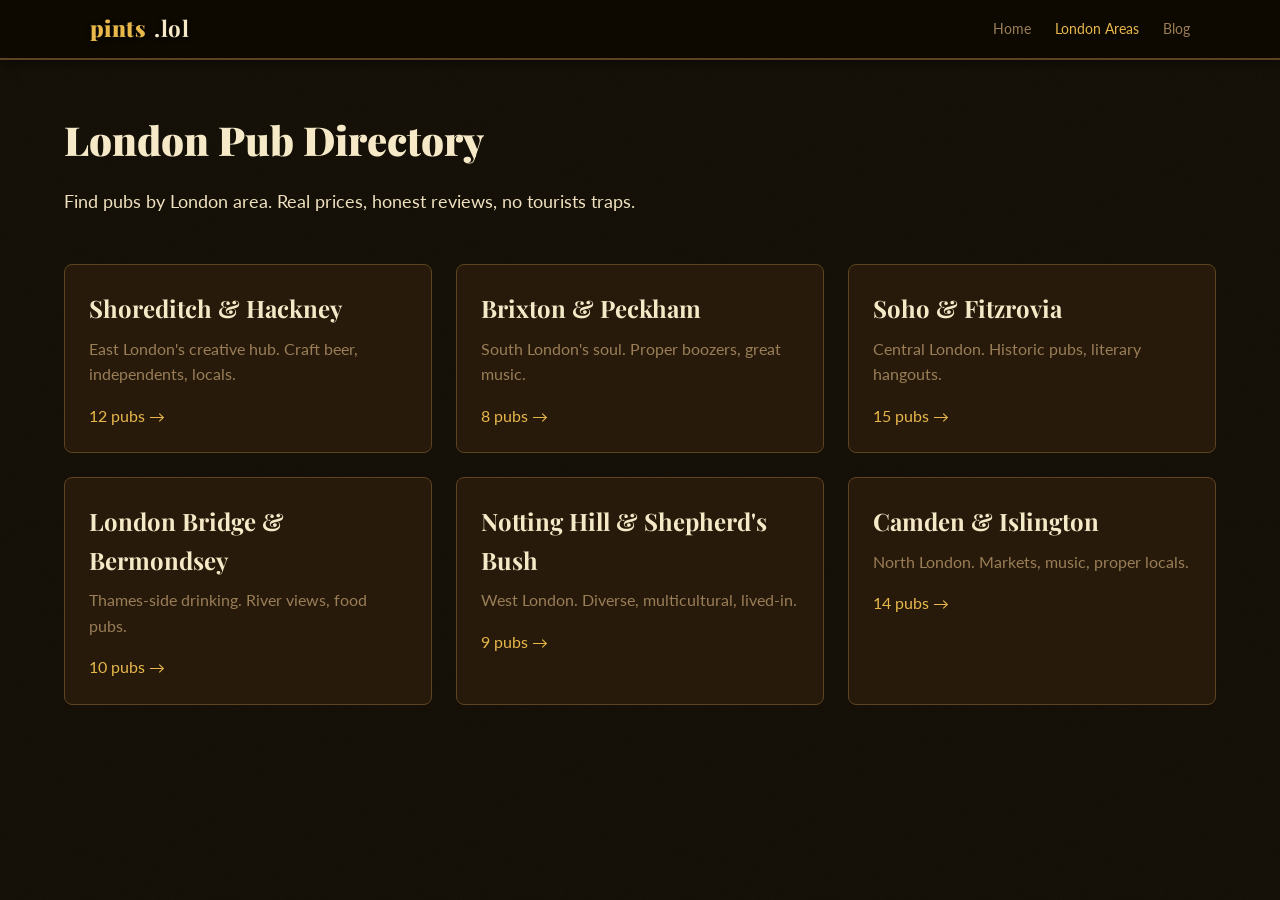
<file: london/index.html>
<!DOCTYPE html>
<html lang="en">
<head>
<!-- Google Analytics -->
<script async src="https://www.googletagmanager.com/gtag/js?id=G-HL64SH0FG5"></script>
<script>
  window.dataLayer = window.dataLayer || [];
  function gtag(){dataLayer.push(arguments);}
  gtag('js', new Date());
  gtag('config', 'G-HL64SH0FG5');
</script>
<!-- End Google Analytics -->
  <meta charset="UTF-8">
  <meta name="viewport" content="width=device-width, initial-scale=1.0">
  <title>London Pub Directory — Find Pubs by Area | pints.lol</title>
  <meta name="description" content="Find pubs in London by area. Real prices, honest reviews. Shoreditch, Hackney, Brixton, Peckham, Soho, and more.">
  <meta name="robots" content="index, follow">
  <meta name="canonical" content="https://pints.lol/london/">
  <link rel="stylesheet" href="../style.css">
</head>
<body>
  <header class="header">
    <div class="header-inner">
      <a href="/" class="logo">pints<span class="logo-tld">.lol</span></a>
      <nav class="header-nav">
        <a href="/" class="nav-link">Home</a>
        <a href="/london/" class="nav-link" style="color:var(--gold);">London Areas</a>
        <a href="/blog/" class="nav-link">Blog</a>
      </nav>
    </div>
  </header>

  <section style="max-width:1200px;margin:0 auto;padding:3rem 1.5rem;">
    <h1 style="font-family:var(--serif);font-size:2.5rem;font-weight:900;color:var(--cream);margin-bottom:1rem;">London Pub Directory</h1>
    <p style="color:var(--text-secondary);font-size:1.1rem;margin-bottom:3rem;">Find pubs by London area. Real prices, honest reviews, no tourists traps.</p>

    <div style="display:grid;grid-template-columns:repeat(auto-fit,minmax(280px,1fr));gap:1.5rem;">
      
      <a href="/london/shoreditch/" style="background:var(--surface2);border:1px solid var(--border2);padding:1.5rem;text-decoration:none;border-radius:8px;transition:transform 0.2s;">
        <h2 style="font-family:var(--serif);font-size:1.5rem;color:var(--cream);margin-bottom:0.5rem;">Shoreditch & Hackney</h2>
        <p style="color:var(--text-muted);">East London's creative hub. Craft beer, independents, locals.</p>
        <p style="color:var(--gold);margin-top:1rem;">12 pubs →</p>
      </a>

      <a href="/london/brixton/" style="background:var(--surface2);border:1px solid var(--border2);padding:1.5rem;text-decoration:none;border-radius:8px;">
        <h2 style="font-family:var(--serif);font-size:1.5rem;color:var(--cream);margin-bottom:0.5rem;">Brixton & Peckham</h2>
        <p style="color:var(--text-muted);">South London's soul. Proper boozers, great music.</p>
        <p style="color:var(--gold);margin-top:1rem;">8 pubs →</p>
      </a>

      <a href="/london/soho/" style="background:var(--surface2);border:1px solid var(--border2);padding:1.5rem;text-decoration:none;border-radius:8px;">
        <h2 style="font-family:var(--serif);font-size:1.5rem;color:var(--cream);margin-bottom:0.5rem;">Soho & Fitzrovia</h2>
        <p style="color:var(--text-muted);">Central London. Historic pubs, literary hangouts.</p>
        <p style="color:var(--gold);margin-top:1rem;">15 pubs →</p>
      </a>

      <a href="/london/london-bridge/" style="background:var(--surface2);border:1px solid var(--border2);padding:1.5rem;text-decoration:none;border-radius:8px;">
        <h2 style="font-family:var(--serif);font-size:1.5rem;color:var(--cream);margin-bottom:0.5rem;">London Bridge & Bermondsey</h2>
        <p style="color:var(--text-muted);">Thames-side drinking. River views, food pubs.</p>
        <p style="color:var(--gold);margin-top:1rem;">10 pubs →</p>
      </a>

      <a href="/london/notting-hill/" style="background:var(--surface2);border:1px solid var(--border2);padding:1.5rem;text-decoration:none;border-radius:8px;">
        <h2 style="font-family:var(--serif);font-size:1.5rem;color:var(--cream);margin-bottom:0.5rem;">Notting Hill & Shepherd's Bush</h2>
        <p style="color:var(--text-muted);">West London. Diverse, multicultural, lived-in.</p>
        <p style="color:var(--gold);margin-top:1rem;">9 pubs →</p>
      </a>

      <a href="/london/camden/" style="background:var(--surface2);border:1px solid var(--border2);padding:1.5rem;text-decoration:none;border-radius:8px;">
        <h2 style="font-family:var(--serif);font-size:1.5rem;color:var(--cream);margin-bottom:0.5rem;">Camden & Islington</h2>
        <p style="color:var(--text-muted);">North London. Markets, music, proper locals.</p>
        <p style="color:var(--gold);margin-top:1rem;">14 pubs →</p>
      </a>

    </div>
  </section>

  <!-- JSON-LD ItemList Schema -->
  <script type="application/ld+json">
  {
    "@context": "https://schema.org",
    "@type": "ItemList",
    "name": "London Pub Directory by Area",
    "description": "Find pubs in London organized by neighborhood area",
    "url": "https://pints.lol/london/",
    "itemListElement": [
      {"@type": "ListItem", "position": 1, "name": "Shoreditch & Hackney", "url": "https://pints.lol/london/shoreditch/"},
      {"@type": "ListItem", "position": 2, "name": "Brixton & Peckham", "url": "https://pints.lol/london/brixton/"},
      {"@type": "ListItem", "position": 3, "name": "Soho & Fitzrovia", "url": "https://pints.lol/london/soho/"},
      {"@type": "ListItem", "position": 4, "name": "London Bridge & Bermondsey", "url": "https://pints.lol/london/london-bridge/"},
      {"@type": "ListItem", "position": 5, "name": "Notting Hill & Shepherd's Bush", "url": "https://pints.lol/london/notting-hill/"},
      {"@type": "ListItem", "position": 6, "name": "Camden & Islington", "url": "https://pints.lol/london/camden/"}
    ]
  }
  </script>

  <script src="../script.js"></script>
</body>
</html>
</file>
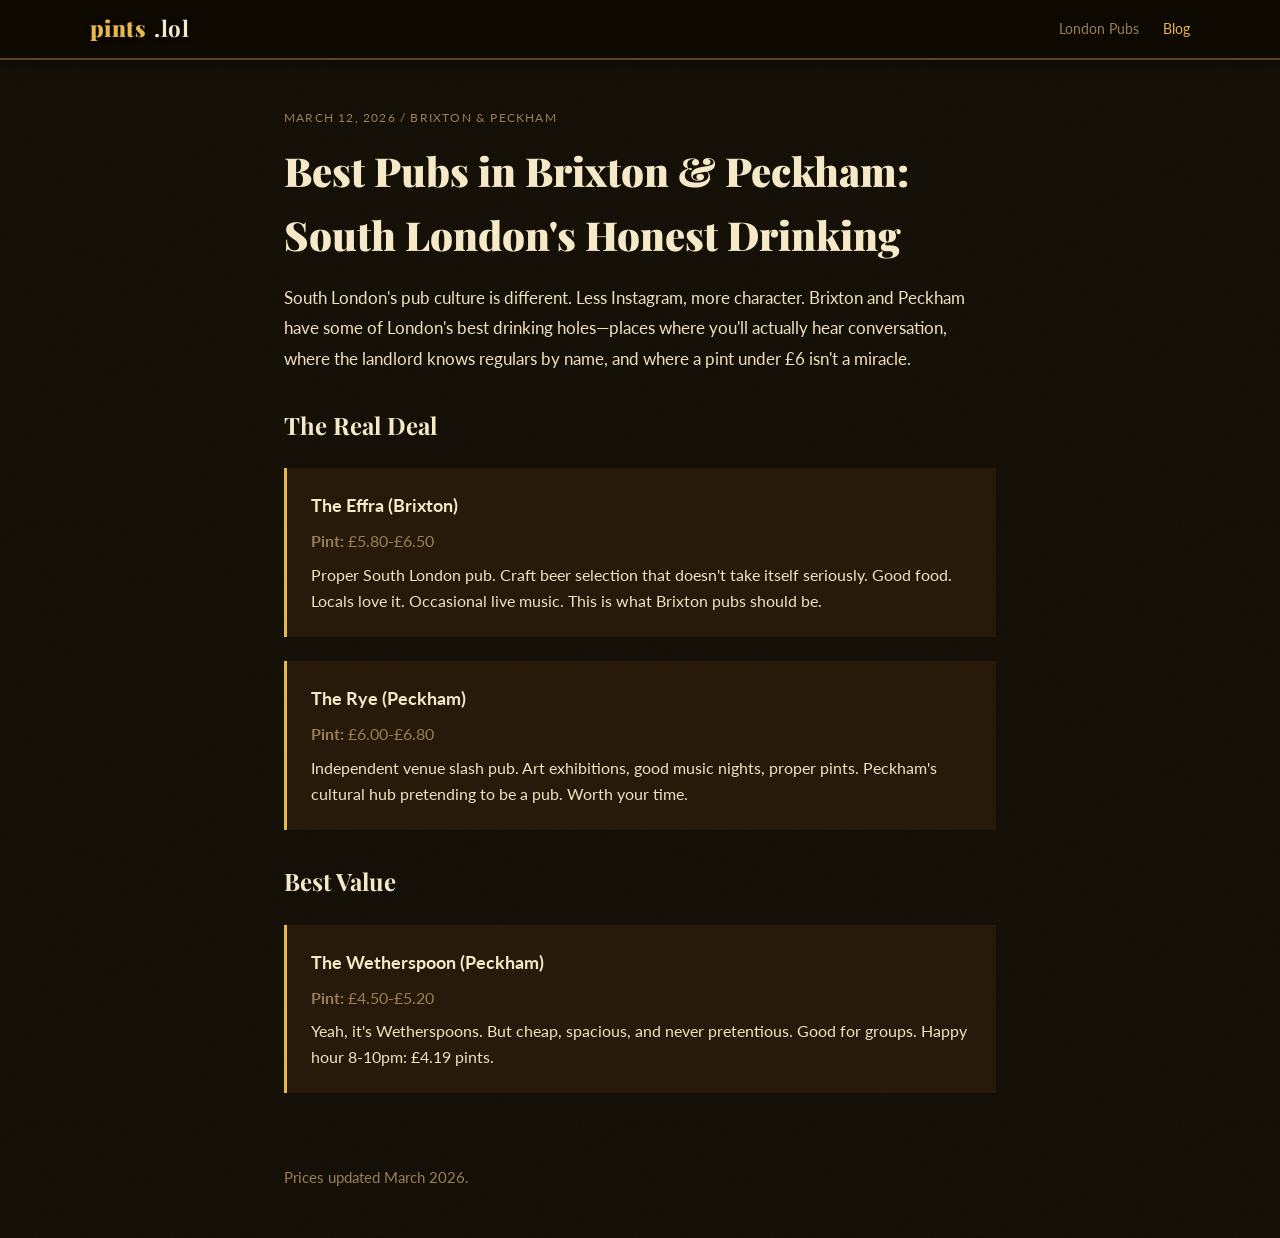
<file: blog/best-pubs-brixton-peckham-march-2026/index.html>
<!DOCTYPE html>
<html lang="en">
<head>
<!-- Google Analytics -->
<script async src="https://www.googletagmanager.com/gtag/js?id=G-HL64SH0FG5"></script>
<script>
  window.dataLayer = window.dataLayer || [];
  function gtag(){dataLayer.push(arguments);}
  gtag('js', new Date());
  gtag('config', 'G-HL64SH0FG5');
</script>
<!-- End Google Analytics -->
  <meta charset="UTF-8">
  <meta name="viewport" content="width=device-width, initial-scale=1.0">
  <title>Best Pubs in Brixton & Peckham | South London Drinking Guide</title>
  <meta name="description" content="Best pubs in Brixton and Peckham 2026. South London's drinking scene: old-school boozers, new openings, and honest prices. No chains, proper locals.">
  <link rel="stylesheet" href="../../style.css">
</head>
<body>
  <header class="header">
    <div class="header-inner">
      <a href="/" class="logo">pints<span class="logo-tld">.lol</span></a>
      <nav class="header-nav">
        <a href="/" class="nav-link">London Pubs</a>
        <a href="/blog/" class="nav-link" style="color:var(--gold);">Blog</a>
      </nav>
    </div>
  </header>

  <article style="max-width:760px;margin:0 auto;padding:3rem 1.5rem;">
    <div style="font-size:0.75rem;letter-spacing:0.1em;text-transform:uppercase;color:var(--text-muted);margin-bottom:0.75rem;">March 12, 2026 / Brixton & Peckham</div>
    
    <h1 style="font-family:var(--serif);font-size:2.5rem;font-weight:900;color:var(--cream);margin-bottom:1rem;">Best Pubs in Brixton & Peckham: South London's Honest Drinking</h1>
    
    <p style="color:var(--text-secondary);font-size:1.05rem;line-height:1.8;margin-bottom:2rem;">South London's pub culture is different. Less Instagram, more character. Brixton and Peckham have some of London's best drinking holes—places where you'll actually hear conversation, where the landlord knows regulars by name, and where a pint under £6 isn't a miracle.</p>

    <h2 style="font-family:var(--serif);font-size:1.5rem;color:var(--cream);margin-top:2rem;margin-bottom:1rem;">The Real Deal</h2>
    
    <div style="background:var(--surface2);border-left:3px solid var(--gold);padding:1.5rem;margin:1.5rem 0;">
      <h3 style="color:var(--cream);font-size:1.1rem;margin-bottom:0.5rem;">The Effra (Brixton)</h3>
      <p style="color:var(--text-muted);margin:0.5rem 0;"><strong>Pint:</strong> £5.80-£6.50</p>
      <p style="color:var(--text-secondary);line-height:1.6;">Proper South London pub. Craft beer selection that doesn't take itself seriously. Good food. Locals love it. Occasional live music. This is what Brixton pubs should be.</p>
    </div>

    <div style="background:var(--surface2);border-left:3px solid var(--gold);padding:1.5rem;margin:1.5rem 0;">
      <h3 style="color:var(--cream);font-size:1.1rem;margin-bottom:0.5rem;">The Rye (Peckham)</h3>
      <p style="color:var(--text-muted);margin:0.5rem 0;"><strong>Pint:</strong> £6.00-£6.80</p>
      <p style="color:var(--text-secondary);line-height:1.6;">Independent venue slash pub. Art exhibitions, good music nights, proper pints. Peckham's cultural hub pretending to be a pub. Worth your time.</p>
    </div>

    <h2 style="font-family:var(--serif);font-size:1.5rem;color:var(--cream);margin-top:2rem;margin-bottom:1rem;">Best Value</h2>

    <div style="background:var(--surface2);border-left:3px solid var(--gold);padding:1.5rem;margin:1.5rem 0;">
      <h3 style="color:var(--cream);font-size:1.1rem;margin-bottom:0.5rem;">The Wetherspoon (Peckham)</h3>
      <p style="color:var(--text-muted);margin:0.5rem 0;"><strong>Pint:</strong> £4.50-£5.20</p>
      <p style="color:var(--text-secondary);line-height:1.6;">Yeah, it's Wetherspoons. But cheap, spacious, and never pretentious. Good for groups. Happy hour 8-10pm: £4.19 pints.</p>
    </div>

    <p style="color:var(--text-muted);font-size:0.95rem;margin-top:3rem;padding-top:1.5rem;">Prices updated March 2026.</p>
  </article>

  <script src="../../script.js"></script>
</body>
</html>
</file>
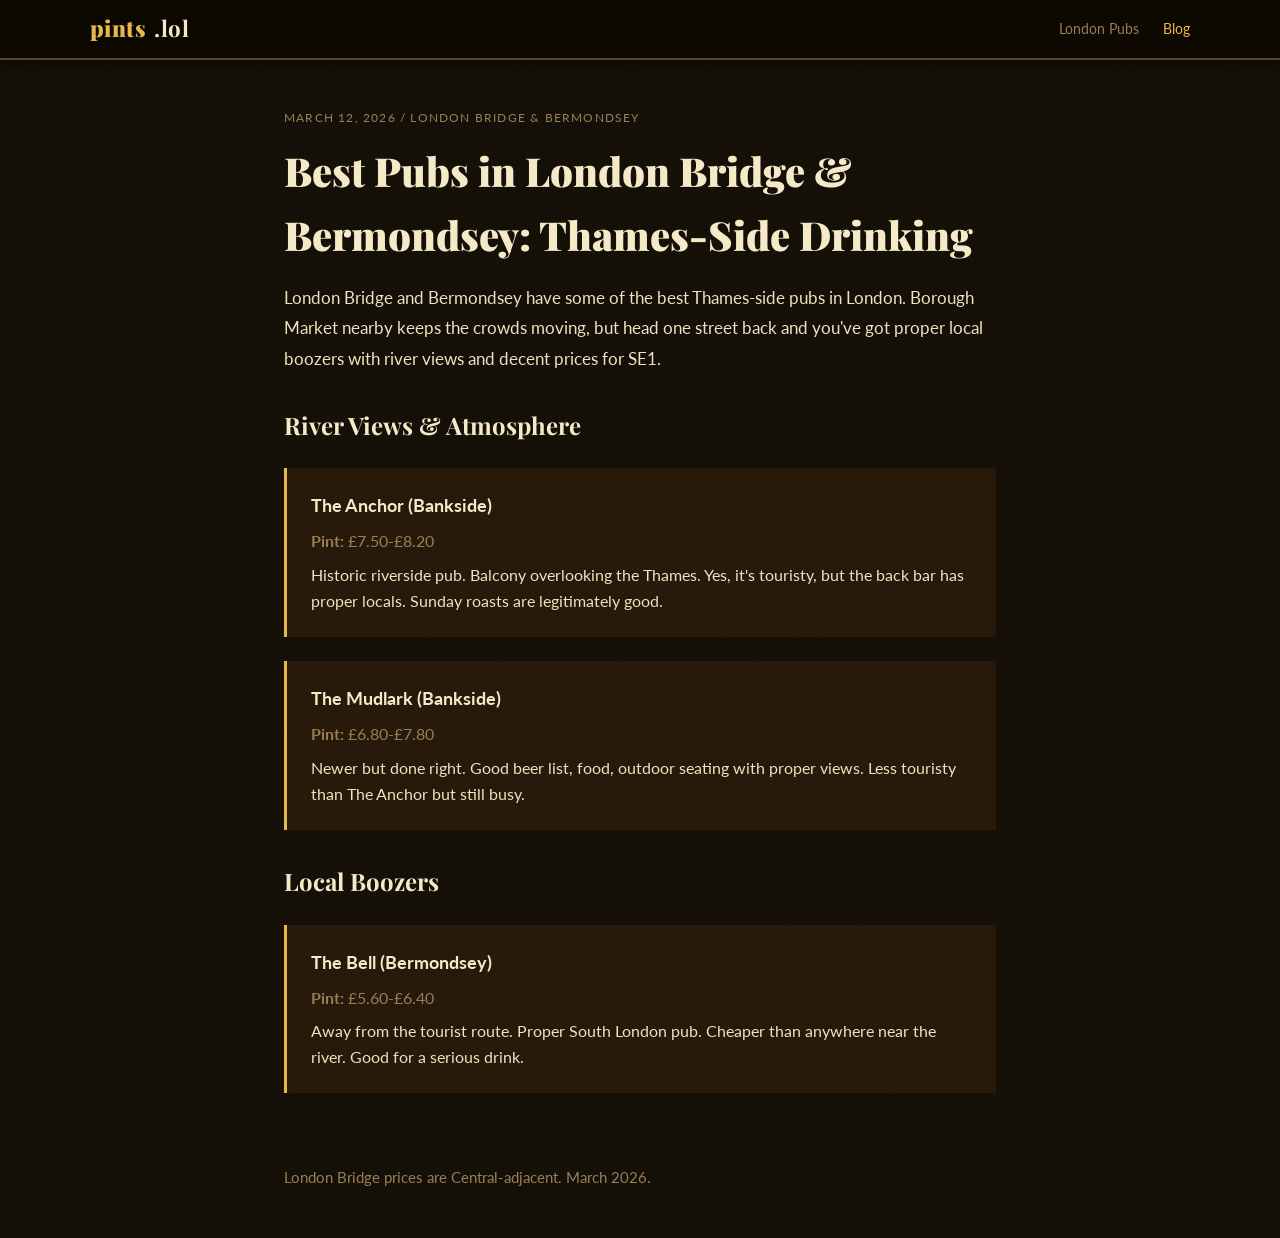
<file: blog/best-pubs-london-bridge-bermondsey-march-2026/index.html>
<!DOCTYPE html>
<html lang="en">
<head>
<!-- Google Analytics -->
<script async src="https://www.googletagmanager.com/gtag/js?id=G-HL64SH0FG5"></script>
<script>
  window.dataLayer = window.dataLayer || [];
  function gtag(){dataLayer.push(arguments);}
  gtag('js', new Date());
  gtag('config', 'G-HL64SH0FG5');
</script>
<!-- End Google Analytics -->
  <meta charset="UTF-8">
  <meta name="viewport" content="width=device-width, initial-scale=1.0">
  <title>Best Pubs in London Bridge & Bermondsey | Borough Market Nearby</title>
  <meta name="description" content="Best pubs near London Bridge and Bermondsey. South Bank pubs with Thames views, beer gardens, and food. SE1 drinking guide.">
  <link rel="stylesheet" href="../../style.css">
</head>
<body>
  <header class="header">
    <div class="header-inner">
      <a href="/" class="logo">pints<span class="logo-tld">.lol</span></a>
      <nav class="header-nav"><a href="/" class="nav-link">London Pubs</a><a href="/blog/" class="nav-link" style="color:var(--gold);">Blog</a></nav>
    </div>
  </header>
  <article style="max-width:760px;margin:0 auto;padding:3rem 1.5rem;">
    <div style="font-size:0.75rem;letter-spacing:0.1em;text-transform:uppercase;color:var(--text-muted);margin-bottom:0.75rem;">March 12, 2026 / London Bridge & Bermondsey</div>
    <h1 style="font-family:var(--serif);font-size:2.5rem;font-weight:900;color:var(--cream);margin-bottom:1rem;">Best Pubs in London Bridge & Bermondsey: Thames-Side Drinking</h1>
    <p style="color:var(--text-secondary);font-size:1.05rem;line-height:1.8;margin-bottom:2rem;">London Bridge and Bermondsey have some of the best Thames-side pubs in London. Borough Market nearby keeps the crowds moving, but head one street back and you've got proper local boozers with river views and decent prices for SE1.</p>
    <h2 style="font-family:var(--serif);font-size:1.5rem;color:var(--cream);margin-top:2rem;margin-bottom:1rem;">River Views & Atmosphere</h2>
    <div style="background:var(--surface2);border-left:3px solid var(--gold);padding:1.5rem;margin:1.5rem 0;">
      <h3 style="color:var(--cream);font-size:1.1rem;margin-bottom:0.5rem;">The Anchor (Bankside)</h3>
      <p style="color:var(--text-muted);margin:0.5rem 0;"><strong>Pint:</strong> £7.50-£8.20</p>
      <p style="color:var(--text-secondary);line-height:1.6;">Historic riverside pub. Balcony overlooking the Thames. Yes, it's touristy, but the back bar has proper locals. Sunday roasts are legitimately good.</p>
    </div>
    <div style="background:var(--surface2);border-left:3px solid var(--gold);padding:1.5rem;margin:1.5rem 0;">
      <h3 style="color:var(--cream);font-size:1.1rem;margin-bottom:0.5rem;">The Mudlark (Bankside)</h3>
      <p style="color:var(--text-muted);margin:0.5rem 0;"><strong>Pint:</strong> £6.80-£7.80</p>
      <p style="color:var(--text-secondary);line-height:1.6;">Newer but done right. Good beer list, food, outdoor seating with proper views. Less touristy than The Anchor but still busy.</p>
    </div>
    <h2 style="font-family:var(--serif);font-size:1.5rem;color:var(--cream);margin-top:2rem;margin-bottom:1rem;">Local Boozers</h2>
    <div style="background:var(--surface2);border-left:3px solid var(--gold);padding:1.5rem;margin:1.5rem 0;">
      <h3 style="color:var(--cream);font-size:1.1rem;margin-bottom:0.5rem;">The Bell (Bermondsey)</h3>
      <p style="color:var(--text-muted);margin:0.5rem 0;"><strong>Pint:</strong> £5.60-£6.40</p>
      <p style="color:var(--text-secondary);line-height:1.6;">Away from the tourist route. Proper South London pub. Cheaper than anywhere near the river. Good for a serious drink.</p>
    </div>
    <p style="color:var(--text-muted);font-size:0.95rem;margin-top:3rem;padding-top:1.5rem;">London Bridge prices are Central-adjacent. March 2026.</p>
  </article>
  <script src="../../script.js"></script>
</body>
</html>
</file>
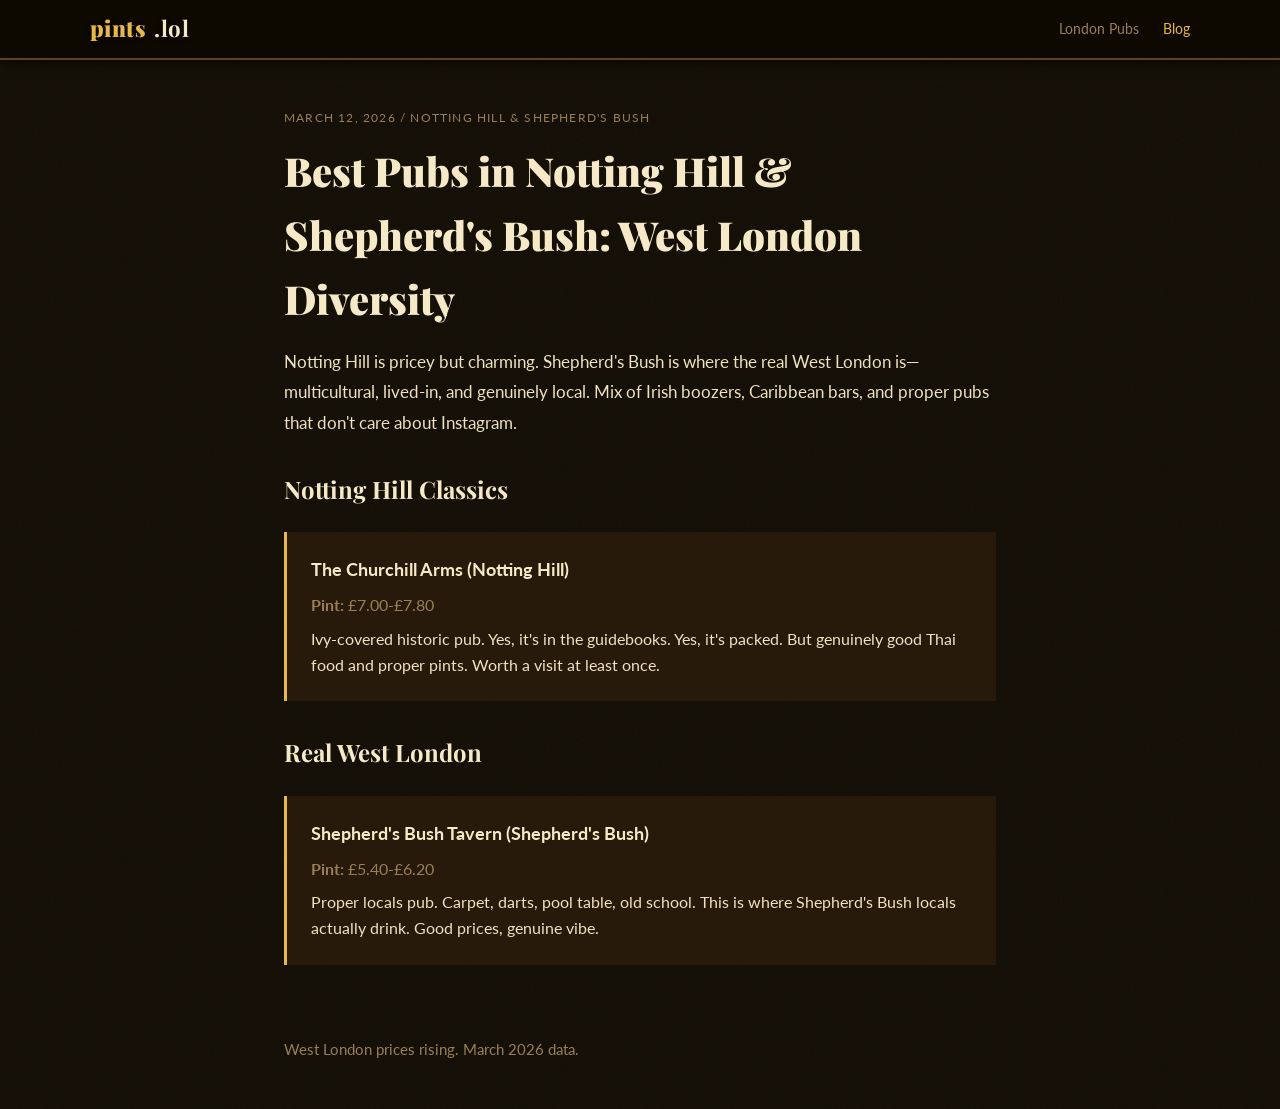
<file: blog/best-pubs-notting-hill-shepherds-bush-march-2026/index.html>
<!DOCTYPE html>
<html lang="en">
<head>
<!-- Google Analytics -->
<script async src="https://www.googletagmanager.com/gtag/js?id=G-HL64SH0FG5"></script>
<script>
  window.dataLayer = window.dataLayer || [];
  function gtag(){dataLayer.push(arguments);}
  gtag('js', new Date());
  gtag('config', 'G-HL64SH0FG5');
</script>
<!-- End Google Analytics -->
  <meta charset="UTF-8">
  <meta name="viewport" content="width=device-width, initial-scale=1.0">
  <title>Best Pubs in Notting Hill & Shepherd's Bush | West London Guide</title>
  <meta name="description" content="Best pubs in Notting Hill and Shepherd's Bush. West London's diverse drinking scene: carnival pubs, Irish bars, and proper locals. W11 & W12 drinking guide.">
  <link rel="stylesheet" href="../../style.css">
</head>
<body>
  <header class="header">
    <div class="header-inner">
      <a href="/" class="logo">pints<span class="logo-tld">.lol</span></a>
      <nav class="header-nav"><a href="/" class="nav-link">London Pubs</a><a href="/blog/" class="nav-link" style="color:var(--gold);">Blog</a></nav>
    </div>
  </header>
  <article style="max-width:760px;margin:0 auto;padding:3rem 1.5rem;">
    <div style="font-size:0.75rem;letter-spacing:0.1em;text-transform:uppercase;color:var(--text-muted);margin-bottom:0.75rem;">March 12, 2026 / Notting Hill & Shepherd's Bush</div>
    <h1 style="font-family:var(--serif);font-size:2.5rem;font-weight:900;color:var(--cream);margin-bottom:1rem;">Best Pubs in Notting Hill & Shepherd's Bush: West London Diversity</h1>
    <p style="color:var(--text-secondary);font-size:1.05rem;line-height:1.8;margin-bottom:2rem;">Notting Hill is pricey but charming. Shepherd's Bush is where the real West London is—multicultural, lived-in, and genuinely local. Mix of Irish boozers, Caribbean bars, and proper pubs that don't care about Instagram.</p>
    <h2 style="font-family:var(--serif);font-size:1.5rem;color:var(--cream);margin-top:2rem;margin-bottom:1rem;">Notting Hill Classics</h2>
    <div style="background:var(--surface2);border-left:3px solid var(--gold);padding:1.5rem;margin:1.5rem 0;">
      <h3 style="color:var(--cream);font-size:1.1rem;margin-bottom:0.5rem;">The Churchill Arms (Notting Hill)</h3>
      <p style="color:var(--text-muted);margin:0.5rem 0;"><strong>Pint:</strong> £7.00-£7.80</p>
      <p style="color:var(--text-secondary);line-height:1.6;">Ivy-covered historic pub. Yes, it's in the guidebooks. Yes, it's packed. But genuinely good Thai food and proper pints. Worth a visit at least once.</p>
    </div>
    <h2 style="font-family:var(--serif);font-size:1.5rem;color:var(--cream);margin-top:2rem;margin-bottom:1rem;">Real West London</h2>
    <div style="background:var(--surface2);border-left:3px solid var(--gold);padding:1.5rem;margin:1.5rem 0;">
      <h3 style="color:var(--cream);font-size:1.1rem;margin-bottom:0.5rem;">Shepherd's Bush Tavern (Shepherd's Bush)</h3>
      <p style="color:var(--text-muted);margin:0.5rem 0;"><strong>Pint:</strong> £5.40-£6.20</p>
      <p style="color:var(--text-secondary);line-height:1.6;">Proper locals pub. Carpet, darts, pool table, old school. This is where Shepherd's Bush locals actually drink. Good prices, genuine vibe.</p>
    </div>
    <p style="color:var(--text-muted);font-size:0.95rem;margin-top:3rem;padding-top:1.5rem;">West London prices rising. March 2026 data.</p>
  </article>
  <script src="../../script.js"></script>
</body>
</html>
</file>
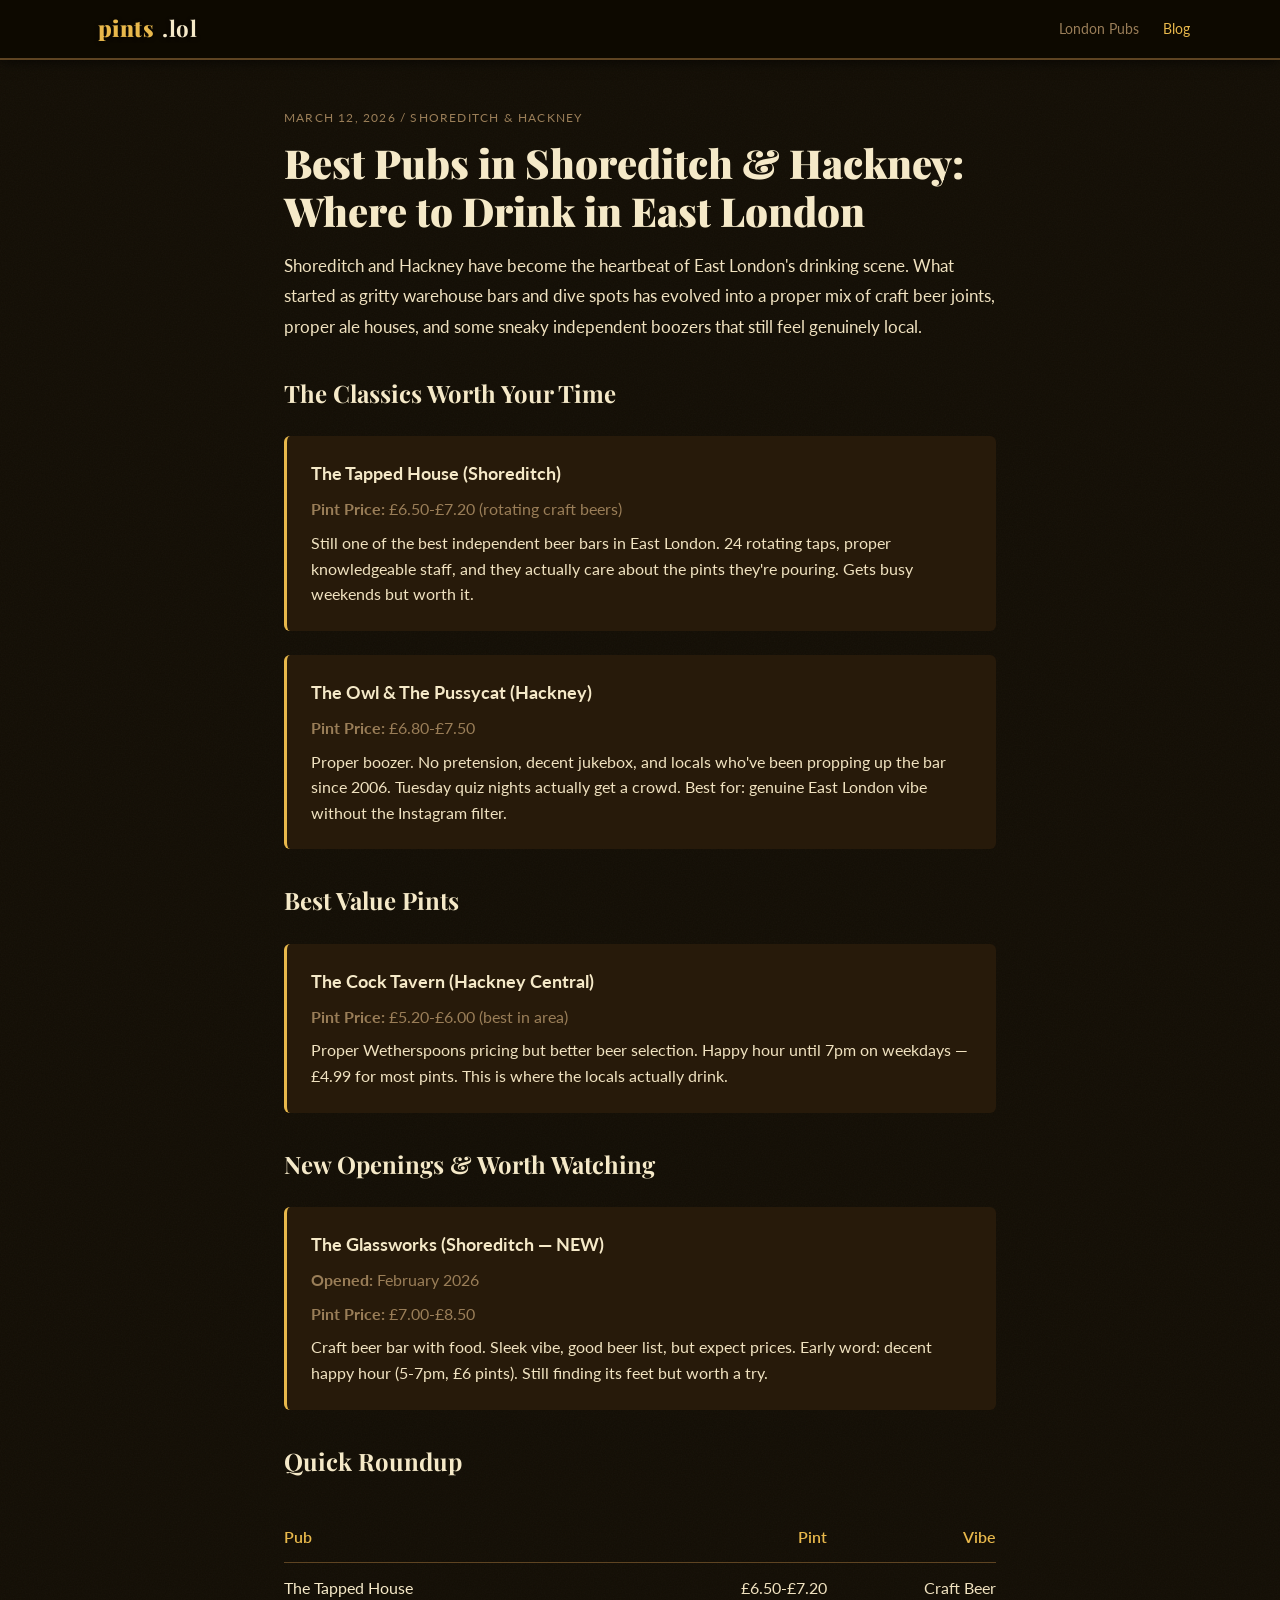
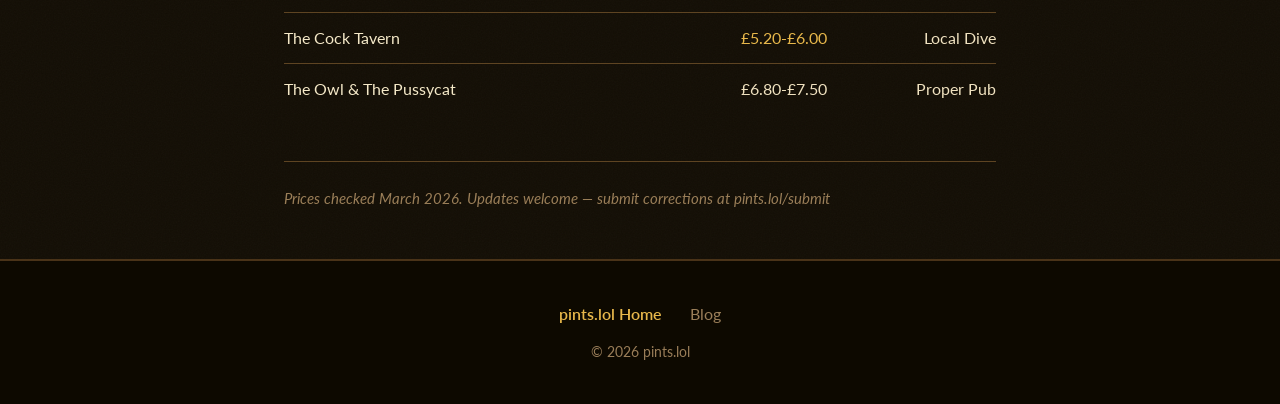
<file: blog/best-pubs-shoreditch-hackney-march-2026/index.html>
<!DOCTYPE html>
<html lang="en">
<head>
<!-- Google Analytics -->
<script async src="https://www.googletagmanager.com/gtag/js?id=G-HL64SH0FG5"></script>
<script>
  window.dataLayer = window.dataLayer || [];
  function gtag(){dataLayer.push(arguments);}
  gtag('js', new Date());
  gtag('config', 'G-HL64SH0FG5');
</script>
<!-- End Google Analytics -->
  <meta charset="UTF-8">
  <meta name="viewport" content="width=device-width, initial-scale=1.0">
  <title>Best Pubs in Shoreditch & Hackney | Cheap Pints & New Openings</title>
  <meta name="description" content="Best pubs in Shoreditch and Hackney 2026. Find cheap pints, hidden gems, and the newest pub openings in East London. Real prices, no tourists.">
  <meta name="robots" content="index, follow">
  <meta name="canonical" content="https://pints.lol/blog/best-pubs-shoreditch-hackney-march-2026/">
  <link href="https://fonts.googleapis.com/css2?family=Playfair+Display:wght@700;800;900&family=Lato:wght@400;500;700&display=swap" rel="stylesheet">
  <link rel="stylesheet" href="../../style.css">
</head>
<body>
  <header class="header">
    <div class="header-inner">
      <a href="/" class="logo"><span class="logo-icon"></span>pints<span class="logo-tld">.lol</span></a>
      <nav class="header-nav">
        <a href="/" class="nav-link">London Pubs</a>
        <a href="/blog/" class="nav-link" style="color:var(--gold);">Blog</a>
      </nav>
    </div>
  </header>

  <article style="max-width:760px;margin:0 auto;padding:3rem 1.5rem;">
    <div style="font-size:0.75rem;letter-spacing:0.1em;text-transform:uppercase;color:var(--text-muted);margin-bottom:0.75rem;">March 12, 2026 / Shoreditch & Hackney</div>
    
    <h1 style="font-family:var(--serif);font-size:2.5rem;font-weight:900;color:var(--cream);margin-bottom:1rem;line-height:1.2;">Best Pubs in Shoreditch & Hackney: Where to Drink in East London</h1>
    
    <p style="color:var(--text-secondary);font-size:1.05rem;line-height:1.8;margin-bottom:2rem;">Shoreditch and Hackney have become the heartbeat of East London's drinking scene. What started as gritty warehouse bars and dive spots has evolved into a proper mix of craft beer joints, proper ale houses, and some sneaky independent boozers that still feel genuinely local.</p>

    <h2 style="font-family:var(--serif);font-size:1.5rem;color:var(--cream);margin-top:2rem;margin-bottom:1rem;">The Classics Worth Your Time</h2>
    
    <div style="background:var(--surface2);border-left:3px solid var(--gold);padding:1.5rem;margin:1.5rem 0;border-radius:6px;">
      <h3 style="color:var(--cream);font-size:1.1rem;margin-bottom:0.5rem;">The Tapped House (Shoreditch)</h3>
      <p style="color:var(--text-muted);margin:0.5rem 0;"><strong>Pint Price:</strong> £6.50-£7.20 (rotating craft beers)</p>
      <p style="color:var(--text-secondary);line-height:1.6;">Still one of the best independent beer bars in East London. 24 rotating taps, proper knowledgeable staff, and they actually care about the pints they're pouring. Gets busy weekends but worth it.</p>
    </div>

    <div style="background:var(--surface2);border-left:3px solid var(--gold);padding:1.5rem;margin:1.5rem 0;border-radius:6px;">
      <h3 style="color:var(--cream);font-size:1.1rem;margin-bottom:0.5rem;">The Owl & The Pussycat (Hackney)</h3>
      <p style="color:var(--text-muted);margin:0.5rem 0;"><strong>Pint Price:</strong> £6.80-£7.50</p>
      <p style="color:var(--text-secondary);line-height:1.6;">Proper boozer. No pretension, decent jukebox, and locals who've been propping up the bar since 2006. Tuesday quiz nights actually get a crowd. Best for: genuine East London vibe without the Instagram filter.</p>
    </div>

    <h2 style="font-family:var(--serif);font-size:1.5rem;color:var(--cream);margin-top:2rem;margin-bottom:1rem;">Best Value Pints</h2>

    <div style="background:var(--surface2);border-left:3px solid var(--gold);padding:1.5rem;margin:1.5rem 0;border-radius:6px;">
      <h3 style="color:var(--cream);font-size:1.1rem;margin-bottom:0.5rem;">The Cock Tavern (Hackney Central)</h3>
      <p style="color:var(--text-muted);margin:0.5rem 0;"><strong>Pint Price:</strong> £5.20-£6.00 (best in area)</p>
      <p style="color:var(--text-secondary);line-height:1.6;">Proper Wetherspoons pricing but better beer selection. Happy hour until 7pm on weekdays — £4.99 for most pints. This is where the locals actually drink.</p>
    </div>

    <h2 style="font-family:var(--serif);font-size:1.5rem;color:var(--cream);margin-top:2rem;margin-bottom:1rem;">New Openings & Worth Watching</h2>

    <div style="background:var(--surface2);border-left:3px solid var(--gold);padding:1.5rem;margin:1.5rem 0;border-radius:6px;">
      <h3 style="color:var(--cream);font-size:1.1rem;margin-bottom:0.5rem;">The Glassworks (Shoreditch — NEW)</h3>
      <p style="color:var(--text-muted);margin:0.5rem 0;"><strong>Opened:</strong> February 2026</p>
      <p style="color:var(--text-muted);margin:0.5rem 0;"><strong>Pint Price:</strong> £7.00-£8.50</p>
      <p style="color:var(--text-secondary);line-height:1.6;">Craft beer bar with food. Sleek vibe, good beer list, but expect prices. Early word: decent happy hour (5-7pm, £6 pints). Still finding its feet but worth a try.</p>
    </div>

    <h2 style="font-family:var(--serif);font-size:1.5rem;color:var(--cream);margin-top:2rem;margin-bottom:1rem;">Quick Roundup</h2>

    <table style="width:100%;border-collapse:collapse;margin:2rem 0;">
      <tr style="border-bottom:1px solid var(--border2);">
        <th style="text-align:left;padding:0.75rem 0;color:var(--gold);font-weight:600;">Pub</th>
        <th style="text-align:right;padding:0.75rem 0;color:var(--gold);font-weight:600;">Pint</th>
        <th style="text-align:right;padding:0.75rem 0;color:var(--gold);font-weight:600;">Vibe</th>
      </tr>
      <tr style="border-bottom:1px solid var(--border2);">
        <td style="padding:0.75rem 0;color:var(--cream);">The Tapped House</td>
        <td style="text-align:right;color:var(--text-secondary);">£6.50-£7.20</td>
        <td style="text-align:right;color:var(--text-secondary);">Craft Beer</td>
      </tr>
      <tr style="border-bottom:1px solid var(--border2);">
        <td style="padding:0.75rem 0;color:var(--cream);">The Cock Tavern</td>
        <td style="text-align:right;color:var(--gold);">£5.20-£6.00</td>
        <td style="text-align:right;color:var(--text-secondary);">Local Dive</td>
      </tr>
      <tr>
        <td style="padding:0.75rem 0;color:var(--cream);">The Owl & The Pussycat</td>
        <td style="text-align:right;color:var(--text-secondary);">£6.80-£7.50</td>
        <td style="text-align:right;color:var(--text-secondary);">Proper Pub</td>
      </tr>
    </table>

    <p style="color:var(--text-muted);font-size:0.95rem;margin-top:3rem;border-top:1px solid var(--border2);padding-top:1.5rem;"><em>Prices checked March 2026. Updates welcome — submit corrections at pints.lol/submit</em></p>
  </article>

  <footer class="footer">
    <div class="footer-inner">
      <a href="/" style="color:var(--gold);font-weight:600;margin-right:1.5rem;">pints.lol Home</a>
      <a href="/blog/" style="color:var(--text-muted);">Blog</a>
      <div style="margin-top:1rem;color:var(--text-muted);font-size:0.85rem;">© 2026 pints.lol</div>
    </div>
  </footer>

  <script src="../../script.js"></script>
</body>
</html>
</file>
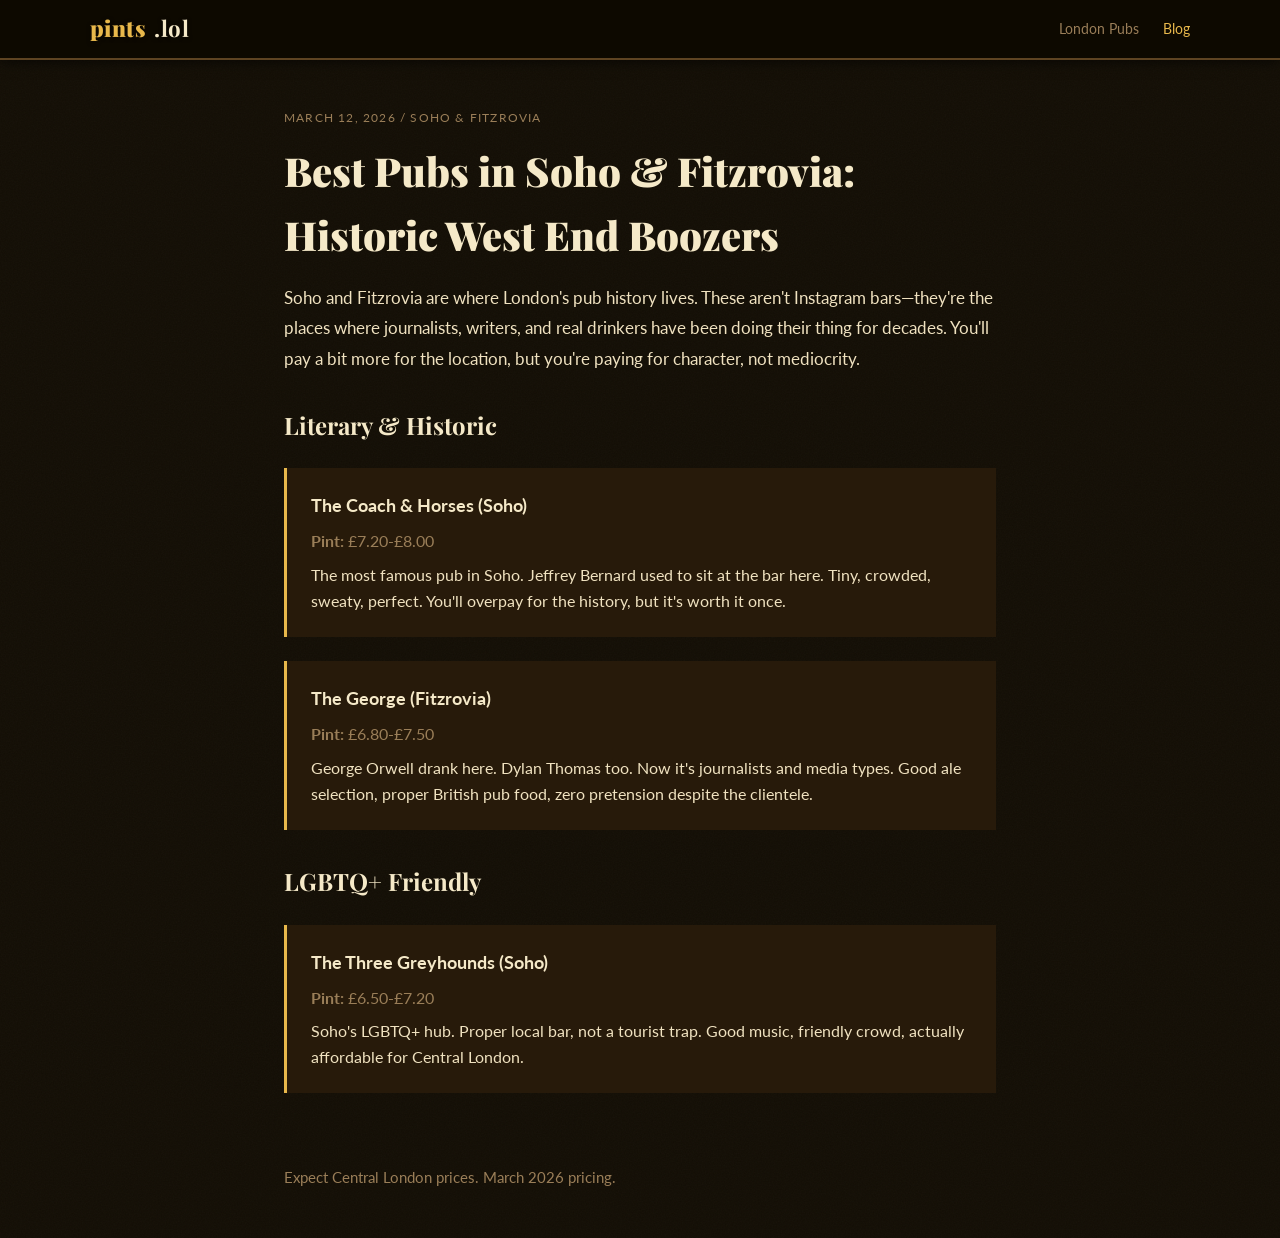
<file: blog/best-pubs-soho-fitzrovia-march-2026/index.html>
<!DOCTYPE html>
<html lang="en">
<head>
<!-- Google Analytics -->
<script async src="https://www.googletagmanager.com/gtag/js?id=G-HL64SH0FG5"></script>
<script>
  window.dataLayer = window.dataLayer || [];
  function gtag(){dataLayer.push(arguments);}
  gtag('js', new Date());
  gtag('config', 'G-HL64SH0FG5');
</script>
<!-- End Google Analytics -->
  <meta charset="UTF-8">
  <meta name="viewport" content="width=device-width, initial-scale=1.0">
  <title>Best Pubs in Soho & Fitzrovia | West End Drinking Guide 2026</title>
  <meta name="description" content="Best pubs in Soho and Fitzrovia. West End pub guide: historic boozers, literary hangouts, gay bars, and cheap pints in Central London.">
  <link rel="stylesheet" href="../../style.css">
</head>
<body>
  <header class="header">
    <div class="header-inner">
      <a href="/" class="logo">pints<span class="logo-tld">.lol</span></a>
      <nav class="header-nav"><a href="/" class="nav-link">London Pubs</a><a href="/blog/" class="nav-link" style="color:var(--gold);">Blog</a></nav>
    </div>
  </header>
  <article style="max-width:760px;margin:0 auto;padding:3rem 1.5rem;">
    <div style="font-size:0.75rem;letter-spacing:0.1em;text-transform:uppercase;color:var(--text-muted);margin-bottom:0.75rem;">March 12, 2026 / Soho & Fitzrovia</div>
    <h1 style="font-family:var(--serif);font-size:2.5rem;font-weight:900;color:var(--cream);margin-bottom:1rem;">Best Pubs in Soho & Fitzrovia: Historic West End Boozers</h1>
    <p style="color:var(--text-secondary);font-size:1.05rem;line-height:1.8;margin-bottom:2rem;">Soho and Fitzrovia are where London's pub history lives. These aren't Instagram bars—they're the places where journalists, writers, and real drinkers have been doing their thing for decades. You'll pay a bit more for the location, but you're paying for character, not mediocrity.</p>
    <h2 style="font-family:var(--serif);font-size:1.5rem;color:var(--cream);margin-top:2rem;margin-bottom:1rem;">Literary & Historic</h2>
    <div style="background:var(--surface2);border-left:3px solid var(--gold);padding:1.5rem;margin:1.5rem 0;">
      <h3 style="color:var(--cream);font-size:1.1rem;margin-bottom:0.5rem;">The Coach & Horses (Soho)</h3>
      <p style="color:var(--text-muted);margin:0.5rem 0;"><strong>Pint:</strong> £7.20-£8.00</p>
      <p style="color:var(--text-secondary);line-height:1.6;">The most famous pub in Soho. Jeffrey Bernard used to sit at the bar here. Tiny, crowded, sweaty, perfect. You'll overpay for the history, but it's worth it once.</p>
    </div>
    <div style="background:var(--surface2);border-left:3px solid var(--gold);padding:1.5rem;margin:1.5rem 0;">
      <h3 style="color:var(--cream);font-size:1.1rem;margin-bottom:0.5rem;">The George (Fitzrovia)</h3>
      <p style="color:var(--text-muted);margin:0.5rem 0;"><strong>Pint:</strong> £6.80-£7.50</p>
      <p style="color:var(--text-secondary);line-height:1.6;">George Orwell drank here. Dylan Thomas too. Now it's journalists and media types. Good ale selection, proper British pub food, zero pretension despite the clientele.</p>
    </div>
    <h2 style="font-family:var(--serif);font-size:1.5rem;color:var(--cream);margin-top:2rem;margin-bottom:1rem;">LGBTQ+ Friendly</h2>
    <div style="background:var(--surface2);border-left:3px solid var(--gold);padding:1.5rem;margin:1.5rem 0;">
      <h3 style="color:var(--cream);font-size:1.1rem;margin-bottom:0.5rem;">The Three Greyhounds (Soho)</h3>
      <p style="color:var(--text-muted);margin:0.5rem 0;"><strong>Pint:</strong> £6.50-£7.20</p>
      <p style="color:var(--text-secondary);line-height:1.6;">Soho's LGBTQ+ hub. Proper local bar, not a tourist trap. Good music, friendly crowd, actually affordable for Central London.</p>
    </div>
    <p style="color:var(--text-muted);font-size:0.95rem;margin-top:3rem;padding-top:1.5rem;">Expect Central London prices. March 2026 pricing.</p>
  </article>
  <script src="../../script.js"></script>
</body>
</html>
</file>
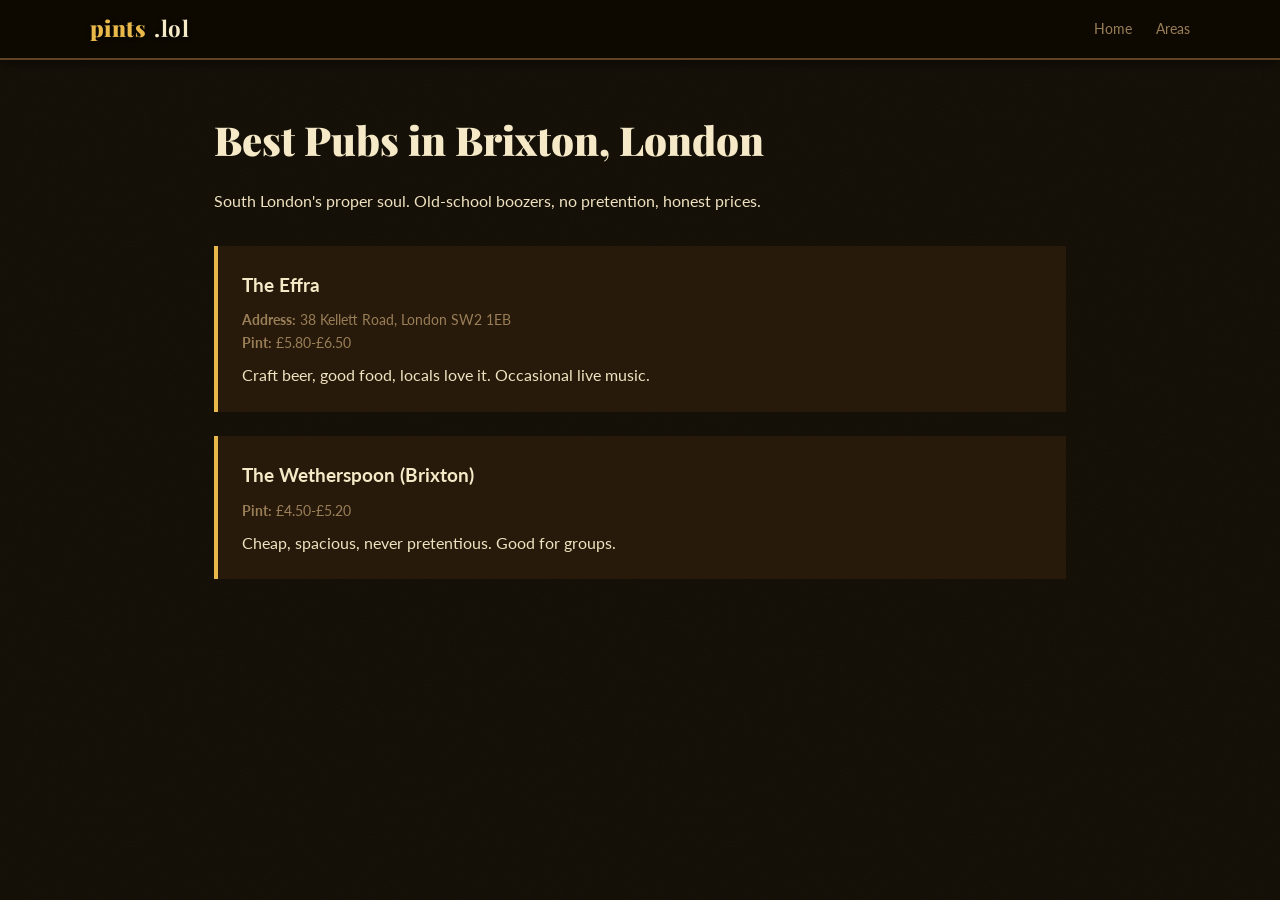
<file: london/brixton/index.html>
<!DOCTYPE html>
<html lang="en">
<head>
<!-- Google Analytics -->
<script async src="https://www.googletagmanager.com/gtag/js?id=G-HL64SH0FG5"></script>
<script>
  window.dataLayer = window.dataLayer || [];
  function gtag(){dataLayer.push(arguments);}
  gtag('js', new Date());
  gtag('config', 'G-HL64SH0FG5');
</script>
<!-- End Google Analytics -->
  <meta charset="UTF-8">
  <meta name="viewport" content="width=device-width, initial-scale=1.0">
  <title>Best Pubs in Brixton, London 2026 | South London Guide</title>
  <meta name="description" content="Best pubs in Brixton, London. Proper boozers, great vibe, honest prices. Peckham & Brixton pub guide.">
  <meta name="robots" content="index, follow">
  <meta name="canonical" content="https://pints.lol/london/brixton/">
  <link rel="stylesheet" href="../../style.css">
</head>
<body>
  <header class="header">
    <div class="header-inner">
      <a href="/" class="logo">pints<span class="logo-tld">.lol</span></a>
      <nav class="header-nav">
        <a href="/" class="nav-link">Home</a>
        <a href="/london/" class="nav-link">Areas</a>
      </nav>
    </div>
  </header>

  <article style="max-width:900px;margin:0 auto;padding:3rem 1.5rem;">
    <h1 style="font-family:var(--serif);font-size:2.5rem;font-weight:900;color:var(--cream);margin-bottom:1rem;">Best Pubs in Brixton, London</h1>
    <p style="color:var(--text-secondary);font-size:1rem;margin-bottom:2rem;">South London's proper soul. Old-school boozers, no pretention, honest prices.</p>

    <div style="background:var(--surface2);border-left:4px solid var(--gold);padding:1.5rem;margin-bottom:1.5rem;">
      <h2 style="color:var(--cream);font-size:1.2rem;margin-bottom:0.5rem;">The Effra</h2>
      <div style="color:var(--text-muted);font-size:0.9rem;margin:0.5rem 0;">
        <strong>Address:</strong> 38 Kellett Road, London SW2 1EB<br>
        <strong>Pint:</strong> £5.80-£6.50
      </div>
      <p style="color:var(--text-secondary);">Craft beer, good food, locals love it. Occasional live music.</p>
    </div>

    <div style="background:var(--surface2);border-left:4px solid var(--gold);padding:1.5rem;margin-bottom:1.5rem;">
      <h2 style="color:var(--cream);font-size:1.2rem;margin-bottom:0.5rem;">The Wetherspoon (Brixton)</h2>
      <div style="color:var(--text-muted);font-size:0.9rem;margin:0.5rem 0;">
        <strong>Pint:</strong> £4.50-£5.20
      </div>
      <p style="color:var(--text-secondary);">Cheap, spacious, never pretentious. Good for groups.</p>
    </div>

    <script type="application/ld+json">
    {
      "@context": "https://schema.org",
      "@type": "ItemList",
      "name": "Pubs in Brixton, London",
      "url": "https://pints.lol/london/brixton/",
      "itemListElement": [
        {
          "@type": "ListItem",
          "position": 1,
          "item": {
            "@type": "LocalBusiness",
            "name": "The Effra",
            "address": {
              "@type": "PostalAddress",
              "streetAddress": "38 Kellett Road",
              "addressLocality": "Brixton",
              "postalCode": "SW2 1EB",
              "addressCountry": "GB"
            },
            "geo": {
              "@type": "GeoCoordinates",
              "latitude": "51.4608",
              "longitude": "-0.1151"
            }
          }
        }
      ]
    }
    </script>
  </article>

  <script src="../../script.js"></script>
</body>
</html>
</file>
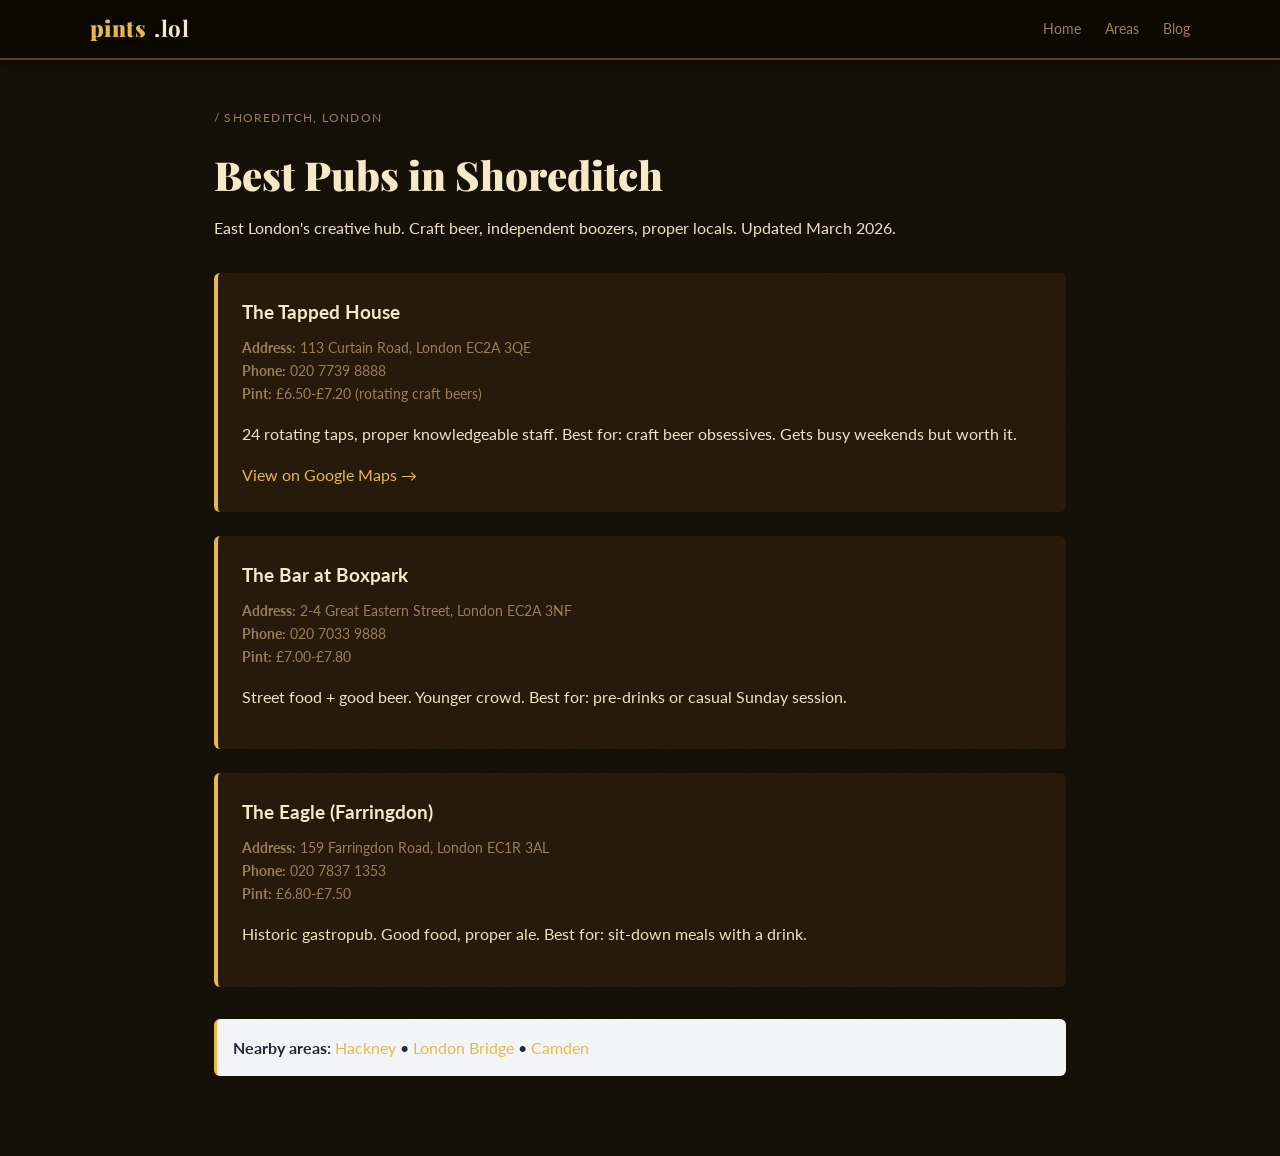
<file: london/shoreditch/index.html>
<!DOCTYPE html>
<html lang="en">
<head>
<!-- Google Analytics -->
<script async src="https://www.googletagmanager.com/gtag/js?id=G-HL64SH0FG5"></script>
<script>
  window.dataLayer = window.dataLayer || [];
  function gtag(){dataLayer.push(arguments);}
  gtag('js', new Date());
  gtag('config', 'G-HL64SH0FG5');
</script>
<!-- End Google Analytics -->
  <meta charset="UTF-8">
  <meta name="viewport" content="width=device-width, initial-scale=1.0">
  <title>Best Pubs in Shoreditch, London 2026 | Real Prices, No Tourists</title>
  <meta name="description" content="Best pubs in Shoreditch, London. Craft beer, independents, proper locals. Real prices updated March 2026.">
  <meta name="robots" content="index, follow, max-image-preview:large, max-snippet:-1, max-video-preview:-1">
  <meta name="canonical" content="https://pints.lol/london/shoreditch/">
  <meta property="og:title" content="Best Pubs in Shoreditch, London">
  <meta property="og:description" content="Shoreditch pub guide: craft beer, independents, real prices.">
  <meta property="og:url" content="https://pints.lol/london/shoreditch/">
  <meta property="og:type" content="website">
  <link rel="stylesheet" href="../../style.css">
</head>
<body>
  <header class="header">
    <div class="header-inner">
      <a href="/" class="logo">pints<span class="logo-tld">.lol</span></a>
      <nav class="header-nav">
        <a href="/" class="nav-link">Home</a>
        <a href="/london/" class="nav-link">Areas</a>
        <a href="/blog/" class="nav-link">Blog</a>
      </nav>
    </div>
  </header>

  <article style="max-width:900px;margin:0 auto;padding:3rem 1.5rem;">
    <div style="font-size:0.75rem;letter-spacing:0.1em;text-transform:uppercase;color:var(--text-muted);margin-bottom:1rem;">/ Shoreditch, London</div>
    
    <h1 style="font-family:var(--serif);font-size:2.5rem;font-weight:900;color:var(--cream);margin-bottom:0.5rem;">Best Pubs in Shoreditch</h1>
    <p style="color:var(--text-secondary);font-size:1rem;margin-bottom:2rem;">East London's creative hub. Craft beer, independent boozers, proper locals. Updated March 2026.</p>

    <!-- Pub Listings with Schema -->
    <div style="margin:2rem 0;">
      
      <div style="background:var(--surface2);border-left:4px solid var(--gold);padding:1.5rem;margin-bottom:1.5rem;border-radius:6px;">
        <h2 style="color:var(--cream);font-size:1.2rem;margin-bottom:0.5rem;">The Tapped House</h2>
        <div style="color:var(--text-muted);font-size:0.9rem;margin:0.5rem 0;">
          <strong>Address:</strong> 113 Curtain Road, London EC2A 3QE<br>
          <strong>Phone:</strong> 020 7739 8888<br>
          <strong>Pint:</strong> £6.50-£7.20 (rotating craft beers)
        </div>
        <p style="color:var(--text-secondary);margin:1rem 0;">24 rotating taps, proper knowledgeable staff. Best for: craft beer obsessives. Gets busy weekends but worth it.</p>
        <p style="color:var(--gold);"><a href="#" style="color:var(--gold);">View on Google Maps →</a></p>
      </div>

      <div style="background:var(--surface2);border-left:4px solid var(--gold);padding:1.5rem;margin-bottom:1.5rem;border-radius:6px;">
        <h2 style="color:var(--cream);font-size:1.2rem;margin-bottom:0.5rem;">The Bar at Boxpark</h2>
        <div style="color:var(--text-muted);font-size:0.9rem;margin:0.5rem 0;">
          <strong>Address:</strong> 2-4 Great Eastern Street, London EC2A 3NF<br>
          <strong>Phone:</strong> 020 7033 9888<br>
          <strong>Pint:</strong> £7.00-£7.80
        </div>
        <p style="color:var(--text-secondary);margin:1rem 0;">Street food + good beer. Younger crowd. Best for: pre-drinks or casual Sunday session.</p>
      </div>

      <div style="background:var(--surface2);border-left:4px solid var(--gold);padding:1.5rem;margin-bottom:1.5rem;border-radius:6px;">
        <h2 style="color:var(--cream);font-size:1.2rem;margin-bottom:0.5rem;">The Eagle (Farringdon)</h2>
        <div style="color:var(--text-muted);font-size:0.9rem;margin:0.5rem 0;">
          <strong>Address:</strong> 159 Farringdon Road, London EC1R 3AL<br>
          <strong>Phone:</strong> 020 7837 1353<br>
          <strong>Pint:</strong> £6.80-£7.50
        </div>
        <p style="color:var(--text-secondary);margin:1rem 0;">Historic gastropub. Good food, proper ale. Best for: sit-down meals with a drink.</p>
      </div>

    </div>

    <div style="background:#f3f4f6;border-left:3px solid var(--gold);padding:1rem;margin:2rem 0;border-radius:6px;">
      <p style="color:#1f2937;margin:0;"><strong>Nearby areas:</strong> <a href="/london/hackney/" style="color:var(--gold);">Hackney</a> • <a href="/london/london-bridge/" style="color:var(--gold);">London Bridge</a> • <a href="/london/camden/" style="color:var(--gold);">Camden</a></p>
    </div>

  </article>

  <!-- JSON-LD: LocalBusiness Schema for each pub + ItemList for area -->
  <script type="application/ld+json">
  {
    "@context": "https://schema.org",
    "@type": "ItemList",
    "name": "Pubs in Shoreditch, London",
    "description": "Directory of pubs in Shoreditch, London EC2A",
    "url": "https://pints.lol/london/shoreditch/",
    "itemListElement": [
      {
        "@type": "ListItem",
        "position": 1,
        "item": {
          "@type": "LocalBusiness",
          "@id": "https://pints.lol/london/shoreditch/#tapped-house",
          "name": "The Tapped House",
          "description": "Craft beer bar with 24 rotating taps",
          "address": {
            "@type": "PostalAddress",
            "streetAddress": "113 Curtain Road",
            "addressLocality": "London",
            "postalCode": "EC2A 3QE",
            "addressCountry": "GB"
          },
          "geo": {
            "@type": "GeoCoordinates",
            "latitude": "51.5249",
            "longitude": "-0.0841"
          },
          "telephone": "020 7739 8888",
          "priceRange": "£6-£7",
          "openingHoursSpecification": {
            "@type": "OpeningHoursSpecification",
            "dayOfWeek": ["Monday", "Tuesday", "Wednesday", "Thursday", "Friday", "Saturday", "Sunday"],
            "opens": "12:00",
            "closes": "23:00"
          }
        }
      },
      {
        "@type": "ListItem",
        "position": 2,
        "item": {
          "@type": "LocalBusiness",
          "@id": "https://pints.lol/london/shoreditch/#bar-boxpark",
          "name": "The Bar at Boxpark",
          "address": {
            "@type": "PostalAddress",
            "streetAddress": "2-4 Great Eastern Street",
            "addressLocality": "London",
            "postalCode": "EC2A 3NF",
            "addressCountry": "GB"
          },
          "geo": {
            "@type": "GeoCoordinates",
            "latitude": "51.5226",
            "longitude": "-0.0765"
          },
          "telephone": "020 7033 9888",
          "priceRange": "£7-£8"
        }
      }
    ]
  }
  </script>

  <script src="../../script.js"></script>
</body>
</html>
</file>
<file: style.css>
/* pints.lol — Old Timey Pub Vibes */

@import url('https://fonts.googleapis.com/css2?family=Playfair+Display:wght@700;800;900&family=Lato:wght@400;500;700&display=swap');

:root {
  --bg:        #120d04;
  --surface:   #1e1408;
  --surface2:  #271a0a;
  --surface3:  #32220f;
  --border:    #4a3318;
  --border2:   #5e4422;
  --text:      #f0e2c0;
  --text-muted:#9a7e58;
  --text-dim:  #6b5538;
  --accent:    #d4a017;
  --gold:      #e8b84b;
  --cream:     #f5e9c8;
  --foam:      #fdf6e3;
  --green:     #4a9e5c;
  --amber-clr: #c47c1a;
  --red:       #a83232;
  --radius:    8px;
  --serif:     'Playfair Display', Georgia, serif;
  --sans:      'Lato', system-ui, sans-serif;
}

* { box-sizing: border-box; margin: 0; padding: 0; }
html { scroll-behavior: smooth; }

body {
  background: var(--bg);
  color: var(--text);
  font-family: var(--sans);
  line-height: 1.6;
  /* subtle grain texture */
  background-image: url("data:image/svg+xml,%3Csvg xmlns='http://www.w3.org/2000/svg' width='300' height='300'%3E%3Cfilter id='n'%3E%3CfeTurbulence type='fractalNoise' baseFrequency='0.75' numOctaves='4' stitchTiles='stitch'/%3E%3C/filter%3E%3Crect width='300' height='300' filter='url(%23n)' opacity='0.03'/%3E%3C/svg%3E");
}

a { color: var(--gold); text-decoration: none; }

/* ── HEADER ── */
.header {
  background: #0d0900;
  border-bottom: 2px solid var(--border2);
  position: sticky; top: 0; z-index: 100;
  padding: 0 1.5rem; height: 60px;
  display: flex; align-items: center;
  box-shadow: 0 2px 12px rgba(0,0,0,0.6);
}
.header-inner {
  max-width: 1100px; margin: 0 auto; width: 100%;
  display: flex; align-items: center; justify-content: space-between;
}
.logo {
  display: flex; align-items: center; gap: 8px;
  font-family: var(--serif);
  font-size: 1.4rem; font-weight: 900;
  color: var(--gold); text-decoration: none;
  letter-spacing: 0.02em;
  text-shadow: 0 1px 4px rgba(0,0,0,0.5);
}
.logo-icon { font-size: 1.5rem; }
.logo-tld { color: var(--cream); font-weight: 700; }
.header-nav { display: flex; align-items: center; gap: 1.5rem; }
.nav-link { color: var(--text-muted); font-size: 0.875rem; transition: color 0.2s; }
.nav-link:hover { color: var(--gold); }
.btn-submit-nav {
  background: var(--accent); color: #0d0900;
  border: none; padding: 0.5rem 1.1rem;
  border-radius: 5px; font-weight: 700;
  font-family: var(--serif); font-size: 0.85rem;
  cursor: pointer; transition: all 0.2s;
  letter-spacing: 0.02em;
  box-shadow: 0 2px 6px rgba(0,0,0,0.4);
}
.btn-submit-nav:hover { background: var(--gold); }

/* ── HERO ── */
.hero { padding: 4rem 1.5rem 3rem; text-align: center; }
.hero-inner { max-width: 640px; margin: 0 auto; }
.hero-badge {
  display: inline-block;
  background: var(--surface2);
  border: 1px solid var(--border2);
  border-radius: 4px;
  padding: 0.3rem 1rem;
  font-size: 0.78rem; color: var(--text-muted);
  margin-bottom: 1.25rem;
  font-family: var(--sans);
  letter-spacing: 0.08em; text-transform: uppercase;
}
.hero-title {
  font-family: var(--serif);
  font-size: clamp(2.2rem, 5.5vw, 3.4rem);
  font-weight: 900; line-height: 1.1;
  margin-bottom: 1rem;
  color: var(--cream);
  text-shadow: 0 2px 8px rgba(0,0,0,0.5);
}
.accent { color: var(--gold); }
.hero-subtitle { color: var(--text-muted); font-size: 1rem; margin-bottom: 2rem; }

.search-box {
  display: flex; align-items: center;
  background: var(--surface2);
  border: 2px solid var(--border2);
  border-radius: var(--radius);
  padding: 0.2rem 0.2rem 0.2rem 1rem;
  gap: 0.5rem; margin-bottom: 1.25rem;
  box-shadow: inset 0 2px 6px rgba(0,0,0,0.3);
}
.search-icon { font-size: 1rem; flex-shrink: 0; }
.search-input {
  flex: 1; background: transparent; border: none; outline: none;
  color: var(--text); font-size: 0.95rem;
  font-family: var(--sans); padding: 0.5rem 0;
}
.search-input::placeholder { color: var(--text-dim); }
.search-btn {
  background: var(--accent); color: #0d0900;
  border: none; padding: 0.65rem 1.25rem;
  border-radius: 6px; font-weight: 700;
  font-family: var(--serif); font-size: 0.875rem;
  cursor: pointer; white-space: nowrap;
  transition: background 0.2s;
}
.search-btn:hover { background: var(--gold); }

.quick-areas { display: flex; gap: 0.5rem; flex-wrap: wrap; justify-content: center; }
.quick-label { font-size: 0.78rem; color: var(--text-dim); align-self: center; }
.quick-tag {
  background: var(--surface2); border: 1px solid var(--border);
  color: var(--text-muted); padding: 0.3rem 0.75rem;
  border-radius: 4px; font-size: 0.78rem; cursor: pointer;
  transition: all 0.2s;
}
.quick-tag:hover { border-color: var(--gold); color: var(--gold); }

/* ── STATS BAR ── */
.stats-bar {
  background: var(--surface);
  border-top: 1px solid var(--border);
  border-bottom: 1px solid var(--border);
  padding: 1rem 1.5rem;
  box-shadow: 0 2px 8px rgba(0,0,0,0.4);
}
.stats-inner {
  max-width: 1100px; margin: 0 auto;
  display: flex; justify-content: center;
  gap: 0; flex-wrap: wrap;
}
.stat { text-align: center; padding: 0.25rem 2rem; }
.stat-number {
  display: block; font-family: var(--serif);
  font-size: 1.5rem; font-weight: 900; color: var(--gold);
  text-shadow: 0 1px 4px rgba(0,0,0,0.4);
}
.stat-label {
  display: block; font-size: 0.7rem; color: var(--text-muted);
  text-transform: uppercase; letter-spacing: 0.08em;
}
.stat-divider { width: 1px; background: var(--border2); margin: 0.25rem 0; }

/* ── MAIN CONTENT ── */
.main-content { max-width: 1100px; margin: 0 auto; padding: 2rem 1.5rem; }
.section { margin-bottom: 3.5rem; }
.section-header {
  display: flex; align-items: flex-start;
  justify-content: space-between;
  margin-bottom: 1.25rem; flex-wrap: wrap; gap: 1rem;
  border-bottom: 1px solid var(--border);
  padding-bottom: 0.75rem;
}
.section-title {
  font-family: var(--serif);
  font-size: 1.5rem; font-weight: 800;
  color: var(--cream); letter-spacing: 0.01em;
}
.section-sub { color: var(--text-muted); font-size: 0.875rem; margin-top: 0.25rem; margin-bottom: 1.25rem; }
.results-controls { display: flex; gap: 0.75rem; flex-wrap: wrap; align-items: center; }
.sort-select {
  background: var(--surface2); border: 1px solid var(--border2);
  color: var(--text); padding: 0.4rem 0.75rem;
  border-radius: 5px; font-size: 0.83rem; cursor: pointer;
  font-family: var(--sans);
}
.results-count { font-size: 0.82rem; color: var(--text-muted); margin-top: 0.25rem; display: block; }

/* ── PUB CARDS ── */
.pub-list { display: flex; flex-direction: column; gap: 0.6rem; }
.pub-card {
  background: var(--surface);
  border: 1px solid var(--border);
  border-radius: var(--radius);
  padding: 0.9rem 1.25rem;
  display: flex; align-items: center; gap: 1rem;
  transition: border-color 0.2s, background 0.2s;
}
.pub-card:hover { border-color: var(--border2); background: var(--surface2); }
.pub-card.green  { border-left: 3px solid var(--green); }
.pub-card.amber  { border-left: 3px solid var(--amber-clr); }
.pub-card.red    { border-left: 3px solid var(--red); }
.pub-rank { font-size: 0.72rem; font-weight: 700; color: var(--text-dim); min-width: 20px; text-align: center; }
.pub-info { flex: 1; min-width: 0; }
.pub-name {
  font-family: var(--serif); font-weight: 700; font-size: 0.95rem;
  color: var(--cream); white-space: nowrap; overflow: hidden; text-overflow: ellipsis;
}
.pub-meta { display: flex; gap: 1rem; flex-wrap: wrap; margin-top: 0.2rem; }
.pub-meta span { font-size: 0.76rem; color: var(--text-muted); }
.pub-price-wrap { text-align: right; flex-shrink: 0; }
.pub-price { font-family: var(--serif); font-size: 1.5rem; font-weight: 900; line-height: 1; }
.pub-price.green  { color: var(--green); }
.pub-price.amber  { color: var(--amber-clr); }
.pub-price.red    { color: var(--red); }
.pub-price-label { font-size: 0.68rem; color: var(--text-dim); }
.empty-state { text-align: center; padding: 3rem; color: var(--text-muted); font-size: 0.95rem; }

/* ── AREA GRID ── */
.area-grid { display: grid; grid-template-columns: repeat(auto-fill, minmax(140px, 1fr)); gap: 0.75rem; }
.area-card {
  background: var(--surface);
  border: 1px solid var(--border);
  border-radius: var(--radius);
  padding: 1.25rem 1rem; text-align: center;
  cursor: pointer; transition: all 0.2s;
}
.area-card:hover { border-color: var(--gold); background: var(--surface2); transform: translateY(-2px); }
.area-emoji { font-size: 1.75rem; margin-bottom: 0.5rem; }
.area-name { font-family: var(--serif); font-size: 0.875rem; font-weight: 700; margin-bottom: 0.35rem; color: var(--cream); }
.area-avg { font-family: var(--serif); font-size: 1.05rem; font-weight: 800; }
.area-avg.green  { color: var(--green); }
.area-avg.amber  { color: var(--amber-clr); }
.area-avg.red    { color: var(--red); }
.area-count { font-size: 0.68rem; color: var(--text-dim); margin-top: 0.2rem; }

/* ── LEADERBOARD ── */
.leaderboard-grid { display: grid; grid-template-columns: 1fr 1fr; gap: 1.5rem; }
.leaderboard-card {
  background: var(--surface);
  border: 1px solid var(--border);
  border-radius: var(--radius); padding: 1.5rem;
}
.leaderboard-card .section-title { font-size: 1.1rem; border: none; padding: 0; }
.leaderboard-list { margin-top: 1rem; display: flex; flex-direction: column; gap: 0.75rem; }
.leaderboard-row { display: flex; align-items: center; gap: 0.75rem; }
.lb-rank { font-size: 1.1rem; min-width: 28px; }
.lb-name { flex: 1; font-size: 0.875rem; color: var(--text); }
.lb-price { font-family: var(--serif); font-weight: 800; font-size: 1rem; }
.lb-price.green { color: var(--green); }
.lb-price.red   { color: var(--red); }

/* ── HOW IT WORKS ── */
.how-it-works {
  background: var(--surface);
  border: 1px solid var(--border);
  border-radius: var(--radius); padding: 2rem;
}
.steps-grid { display: grid; grid-template-columns: repeat(3, 1fr); gap: 2rem; margin-top: 1.5rem; }
.step { text-align: center; }
.step-num {
  width: 44px; height: 44px; border-radius: 50%;
  background: var(--accent); color: #0d0900;
  font-family: var(--serif); font-weight: 900; font-size: 1.2rem;
  display: flex; align-items: center; justify-content: center;
  margin: 0 auto 0.75rem;
  box-shadow: 0 3px 8px rgba(0,0,0,0.4);
}
.step h3 { font-family: var(--serif); font-size: 1rem; font-weight: 700; margin-bottom: 0.5rem; color: var(--cream); }
.step p { font-size: 0.85rem; color: var(--text-muted); line-height: 1.6; }

/* ── MODAL ── */
.modal-overlay {
  display: none; position: fixed; inset: 0;
  background: rgba(0,0,0,0.8); z-index: 200;
  align-items: center; justify-content: center; padding: 1rem;
}
.modal {
  background: var(--surface2);
  border: 1px solid var(--border2);
  border-radius: 12px; padding: 2rem;
  width: 100%; max-width: 440px; position: relative;
  box-shadow: 0 8px 40px rgba(0,0,0,0.6);
}
.modal-close {
  position: absolute; top: 1rem; right: 1rem;
  background: transparent; border: none;
  color: var(--text-muted); font-size: 1.1rem; cursor: pointer;
}
.modal-title { font-family: var(--serif); font-size: 1.4rem; font-weight: 800; margin-bottom: 0.4rem; color: var(--cream); }
.modal-sub { color: var(--text-muted); font-size: 0.875rem; margin-bottom: 1.5rem; }
.form-group { margin-bottom: 1rem; }
.form-group label { display: block; font-size: 0.8rem; font-weight: 700; margin-bottom: 0.4rem; color: var(--text-muted); letter-spacing: 0.05em; text-transform: uppercase; }
.form-group input {
  width: 100%; background: var(--bg);
  border: 1px solid var(--border2);
  border-radius: 6px; padding: 0.65rem 0.9rem;
  color: var(--text); font-family: var(--sans); font-size: 0.9rem; outline: none;
}
.form-group input:focus { border-color: var(--gold); }
.btn-submit-primary {
  width: 100%; background: var(--accent); color: #0d0900;
  border: none; padding: 0.9rem;
  border-radius: 7px; font-family: var(--serif); font-weight: 800;
  font-size: 1rem; cursor: pointer; margin-top: 0.5rem;
  transition: background 0.2s;
  box-shadow: 0 3px 10px rgba(0,0,0,0.4);
}
.btn-submit-primary:hover { background: var(--gold); }

/* ── TOAST ── */
.toast {
  position: fixed; bottom: 1.5rem; left: 50%;
  transform: translateX(-50%) translateY(80px);
  background: var(--surface2); border: 1px solid var(--border2);
  border-radius: 6px; padding: 0.75rem 1.5rem;
  font-size: 0.875rem; transition: transform 0.3s;
  z-index: 300; white-space: nowrap;
  box-shadow: 0 4px 16px rgba(0,0,0,0.5);
  color: var(--cream);
}
.toast.show { transform: translateX(-50%) translateY(0); }

/* ── FOOTER ── */
.footer {
  border-top: 2px solid var(--border);
  background: #0d0900;
  padding: 2.5rem 1.5rem; text-align: center;
}
.footer-inner { max-width: 600px; margin: 0 auto; }
.footer-logo { font-family: var(--serif); font-size: 1.3rem; font-weight: 900; color: var(--gold); margin-bottom: 0.5rem; }
.footer-sub { color: var(--text-muted); font-size: 0.85rem; margin-bottom: 1rem; }
.footer-links { display: flex; gap: 1.5rem; justify-content: center; margin-bottom: 1rem; }
.footer-links a { color: var(--text-muted); font-size: 0.85rem; transition: color 0.2s; }
.footer-links a:hover { color: var(--gold); }
.footer-legal { font-size: 0.72rem; color: var(--text-dim); }

/* ── DIVIDER ── */
.section-rule {
  border: none; border-top: 1px solid var(--border);
  margin: 0 0 2rem 0; opacity: 0.5;
}

/* ── RESPONSIVE ── */
@media (max-width: 768px) {
  .header-nav .nav-link { display: none; }
  .stats-inner { gap: 0; }
  .stat { padding: 0.25rem 1rem; }
  .stat-divider { display: none; }
  .leaderboard-grid { grid-template-columns: 1fr; }
  .steps-grid { grid-template-columns: 1fr; gap: 1.25rem; }
  .area-grid { grid-template-columns: repeat(auto-fill, minmax(110px, 1fr)); }
  .pub-meta { gap: 0.5rem; }
  .hero-title { font-size: 2rem; }
}
</file>
